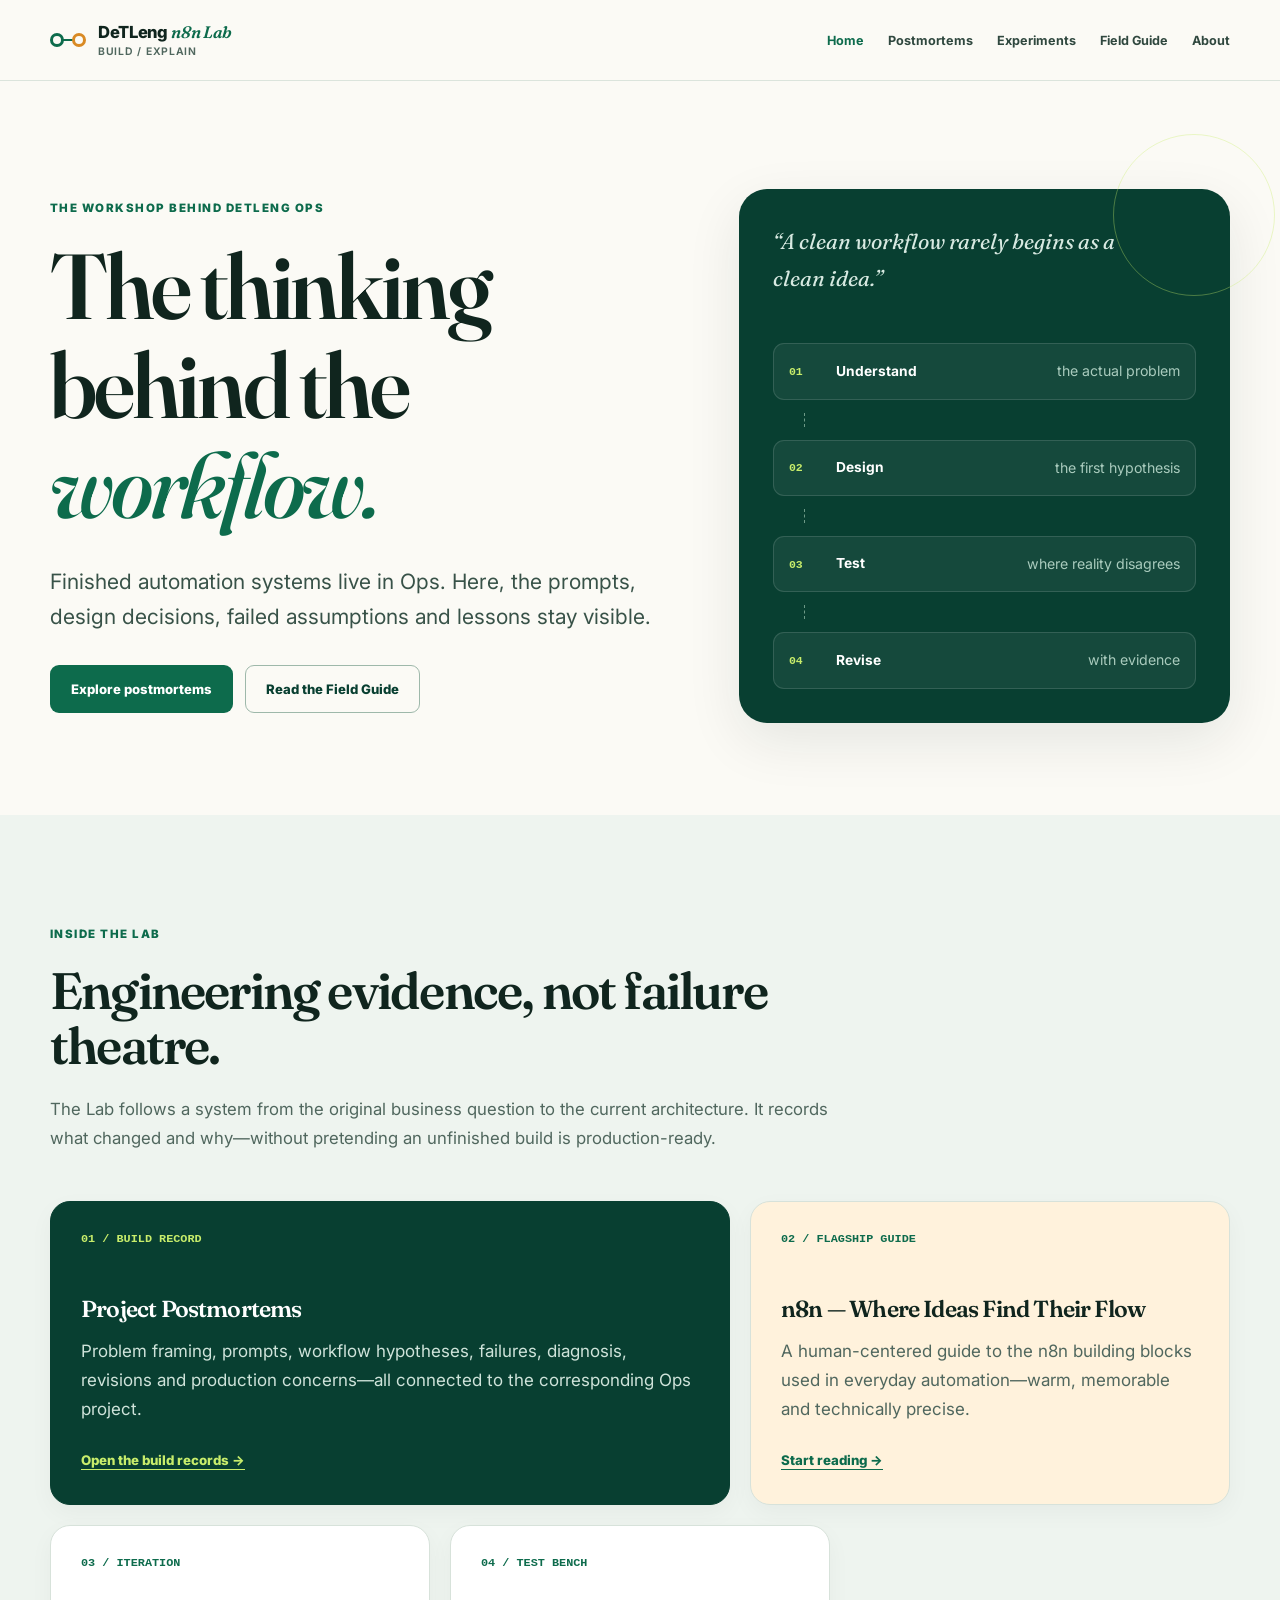
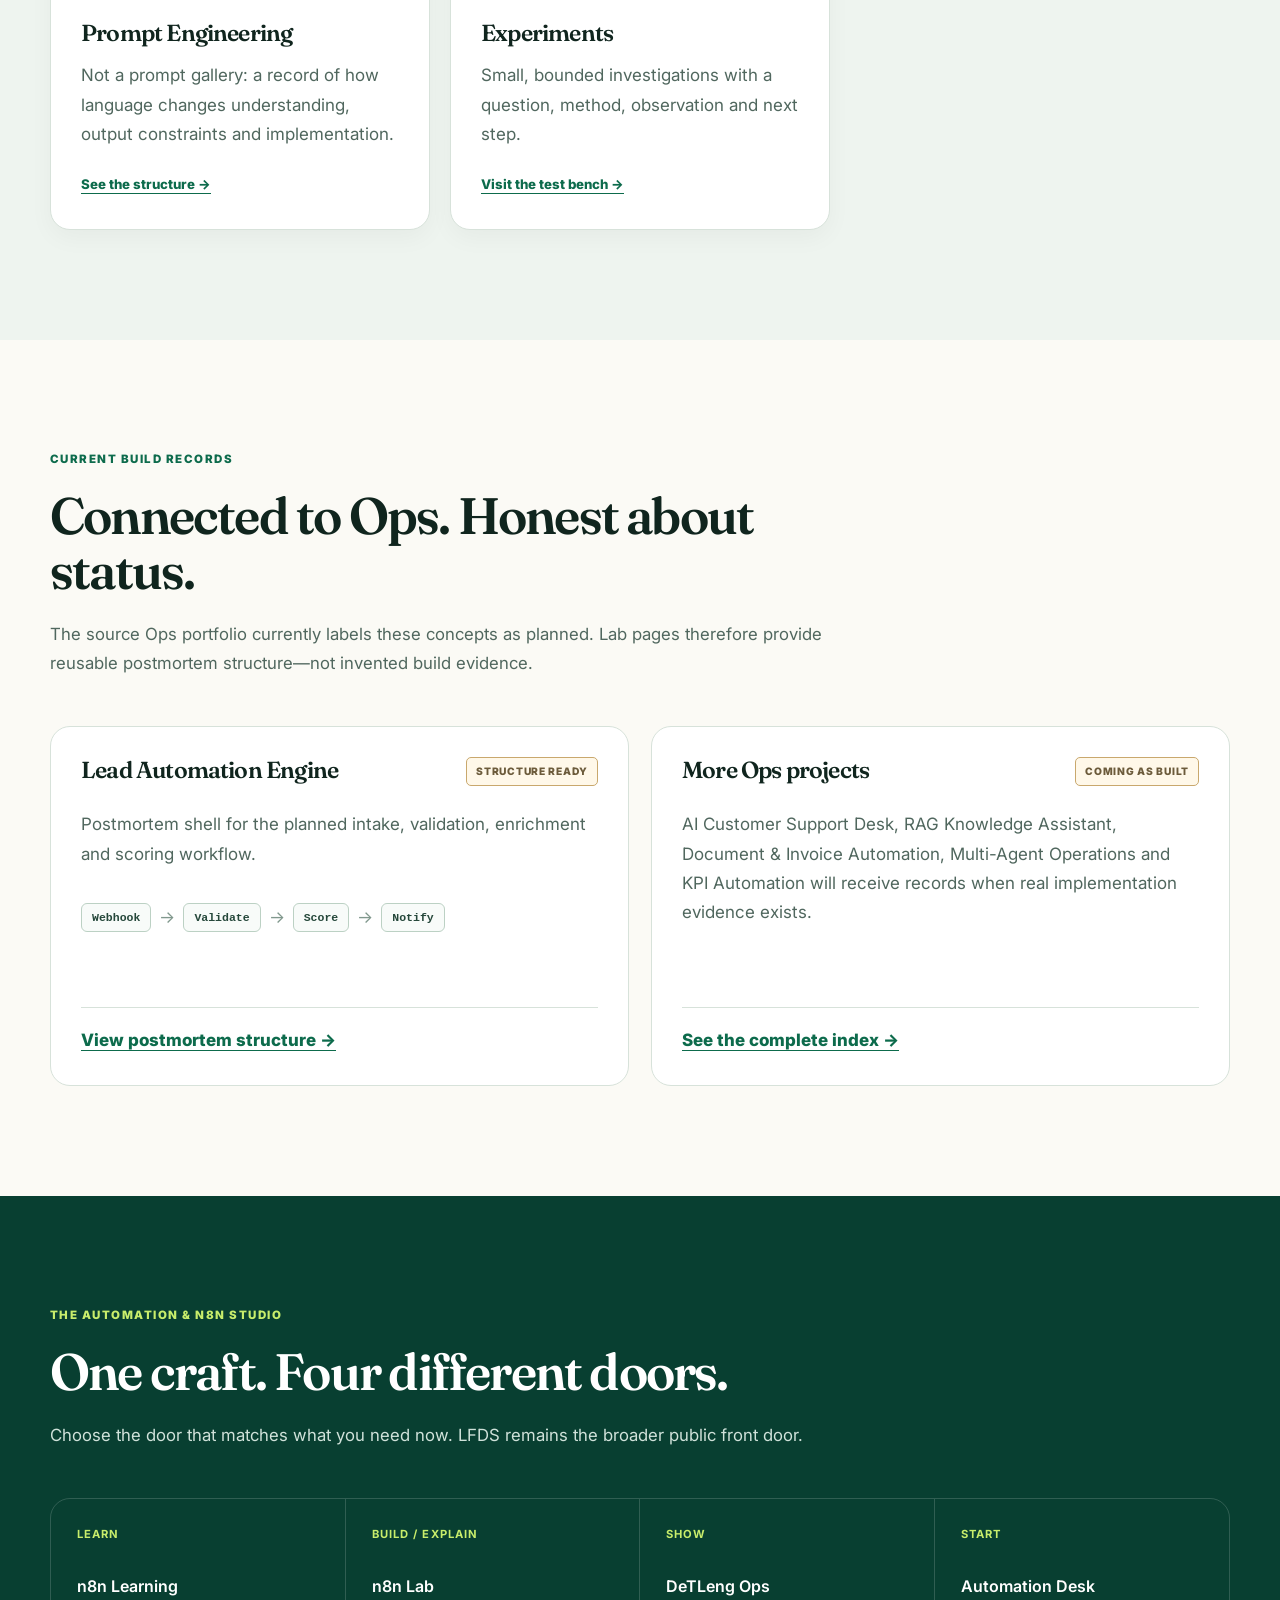
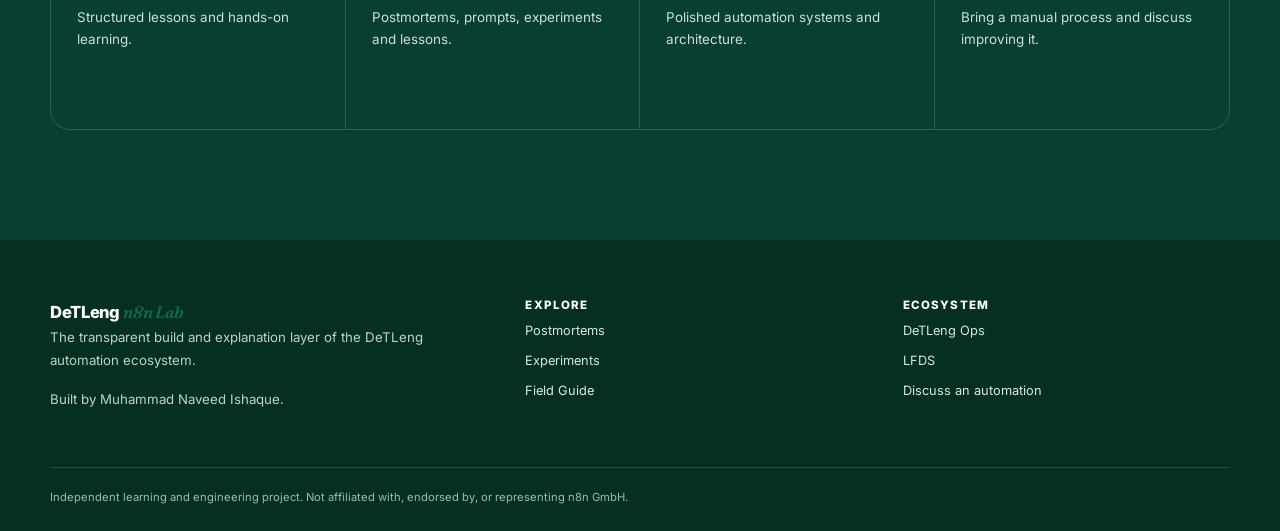
<file: index.html>
<!doctype html>
<html lang="en">
<head>
  <meta charset="utf-8"><meta name="viewport" content="width=device-width,initial-scale=1">
  <title>DeTLeng n8n Lab — The Thinking Behind the Workflow</title><link rel="icon" href="assets/favicon.svg" type="image/svg+xml">
  <meta name="description" content="A transparent engineering lab for the prompts, experiments, failures and decisions behind DeTLeng automation systems.">
  <link rel="canonical" href="https://n8nlab.detleng.com/">
  <meta property="og:type" content="website"><meta property="og:title" content="DeTLeng n8n Lab"><meta property="og:description" content="The thinking behind the finished workflow."><meta property="og:url" content="https://n8nlab.detleng.com/">
  <link rel="preconnect" href="https://fonts.googleapis.com"><link rel="preconnect" href="https://fonts.gstatic.com" crossorigin><link href="https://fonts.googleapis.com/css2?family=Fraunces:ital,opsz,wght@0,9..144,500;0,9..144,600;1,9..144,500&family=Inter:wght@400;500;600;700;800&display=swap" rel="stylesheet">
  <link rel="stylesheet" href="assets/css/styles.css">
</head>
<body><a class="skip-link" href="#main">Skip to content</a>
<header class="site-header"><div class="wrap header-inner">
  <a class="brand" href="./"><span class="brand-mark"><i></i><i></i></span><span class="brand-copy"><span class="brand-name">DeTLeng <em>n8n Lab</em></span><span class="brand-tag">Build / Explain</span></span></a>
  <nav class="main-nav" aria-label="Primary"><ul><li><a aria-current="page" href="./">Home</a></li><li><a href="postmortems/">Postmortems</a></li><li><a href="experiments/">Experiments</a></li><li><a href="field-guide/">Field Guide</a></li><li><a href="about/">About</a></li></ul></nav>
  <button class="nav-toggle" aria-expanded="false" aria-label="Toggle navigation"><span></span><span></span><span></span></button>
</div></header>
<main id="main">
  <section class="hero"><div class="wrap hero-grid"><div>
    <p class="eyebrow">The workshop behind DeTLeng Ops</p><h1>The thinking behind the <em>workflow.</em></h1>
    <p class="lead">Finished automation systems live in Ops. Here, the prompts, design decisions, failed assumptions and lessons stay visible.</p>
    <div class="actions"><a class="btn btn-primary" href="postmortems/">Explore postmortems</a><a class="btn btn-secondary" href="field-guide/">Read the Field Guide</a></div>
  </div><div class="lab-map" aria-label="Workflow from problem to revision">
    <p class="map-note">“A clean workflow rarely begins as a clean idea.”</p><div class="map-flow">
      <div class="map-step"><span class="map-num">01</span><b>Understand</b><small>the actual problem</small></div><div class="map-connector"></div>
      <div class="map-step"><span class="map-num">02</span><b>Design</b><small>the first hypothesis</small></div><div class="map-connector"></div>
      <div class="map-step"><span class="map-num">03</span><b>Test</b><small>where reality disagrees</small></div><div class="map-connector"></div>
      <div class="map-step"><span class="map-num">04</span><b>Revise</b><small>with evidence</small></div>
    </div>
  </div></div></section>
  <section class="section section-wash"><div class="wrap"><div class="section-head"><p class="section-label">Inside the lab</p><h2>Engineering evidence, not failure theatre.</h2><p>The Lab follows a system from the original business question to the current architecture. It records what changed and why—without pretending an unfinished build is production-ready.</p></div>
  <div class="feature-grid">
    <article class="feature-card"><span class="index">01 / BUILD RECORD</span><h3>Project Postmortems</h3><p>Problem framing, prompts, workflow hypotheses, failures, diagnosis, revisions and production concerns—all connected to the corresponding Ops project.</p><a href="postmortems/">Open the build records →</a></article>
    <article class="feature-card"><span class="index">02 / FLAGSHIP GUIDE</span><h3>n8n — Where Ideas Find Their Flow</h3><p>A human-centered guide to the n8n building blocks used in everyday automation—warm, memorable and technically precise.</p><a href="field-guide/">Start reading →</a></article>
    <article class="feature-card"><span class="index">03 / ITERATION</span><h3>Prompt Engineering</h3><p>Not a prompt gallery: a record of how language changes understanding, output constraints and implementation.</p><a href="postmortems/lead-automation-engine.html#prompt-engineering">See the structure →</a></article>
    <article class="feature-card"><span class="index">04 / TEST BENCH</span><h3>Experiments</h3><p>Small, bounded investigations with a question, method, observation and next step.</p><a href="experiments/">Visit the test bench →</a></article>
  </div></div></section>
  <section class="section"><div class="wrap"><div class="section-head"><p class="section-label">Current build records</p><h2>Connected to Ops. Honest about status.</h2><p>The source Ops portfolio currently labels these concepts as planned. Lab pages therefore provide reusable postmortem structure—not invented build evidence.</p></div>
  <div class="project-grid">
    <article class="project-card"><div class="project-top"><h3>Lead Automation Engine</h3><span class="status">Structure ready</span></div><p>Postmortem shell for the planned intake, validation, enrichment and scoring workflow.</p><div class="trace"><span>Webhook</span><i>→</i><span>Validate</span><i>→</i><span>Score</span><i>→</i><span>Notify</span></div><footer><a class="text-link" href="postmortems/lead-automation-engine.html">View postmortem structure →</a></footer></article>
    <article class="project-card"><div class="project-top"><h3>More Ops projects</h3><span class="status">Coming as built</span></div><p>AI Customer Support Desk, RAG Knowledge Assistant, Document &amp; Invoice Automation, Multi-Agent Operations and KPI Automation will receive records when real implementation evidence exists.</p><footer><a class="text-link" href="postmortems/">See the complete index →</a></footer></article>
  </div></div></section>
  <section class="section section-dark"><div class="wrap"><div class="section-head"><p class="section-label">The Automation &amp; n8n Studio</p><h2>One craft. Four different doors.</h2><p>Choose the door that matches what you need now. LFDS remains the broader public front door.</p></div><div class="doors">
    <a class="door" href="https://n8n.detleng.com/"><strong>LEARN</strong><h3>n8n Learning</h3><p>Structured lessons and hands-on learning.</p></a><a class="door" href="./"><strong>BUILD / EXPLAIN</strong><h3>n8n Lab</h3><p>Postmortems, prompts, experiments and lessons.</p></a><a class="door" href="https://ops.detleng.com/"><strong>SHOW</strong><h3>DeTLeng Ops</h3><p>Polished automation systems and architecture.</p></a><a class="door" href="https://automation.detleng.com/"><strong>START</strong><h3>Automation Desk</h3><p>Bring a manual process and discuss improving it.</p></a>
  </div></div></section>
</main>
<footer class="site-footer"><div class="wrap"><div class="footer-grid"><div><div class="brand-name">DeTLeng <em>n8n Lab</em></div><p>The transparent build and explanation layer of the DeTLeng automation ecosystem.</p><p>Built by Muhammad Naveed Ishaque.</p></div><div><h3>Explore</h3><a href="postmortems/">Postmortems</a><a href="experiments/">Experiments</a><a href="field-guide/">Field Guide</a></div><div><h3>Ecosystem</h3><a href="https://ops.detleng.com/">DeTLeng Ops</a><a href="https://lfds.detleng.com/">LFDS</a><a href="https://automation.detleng.com/">Discuss an automation</a></div></div><div class="footer-legal">Independent learning and engineering project. Not affiliated with, endorsed by, or representing n8n GmbH.</div></div></footer>
<script src="assets/js/main.js"></script></body></html>
</file>
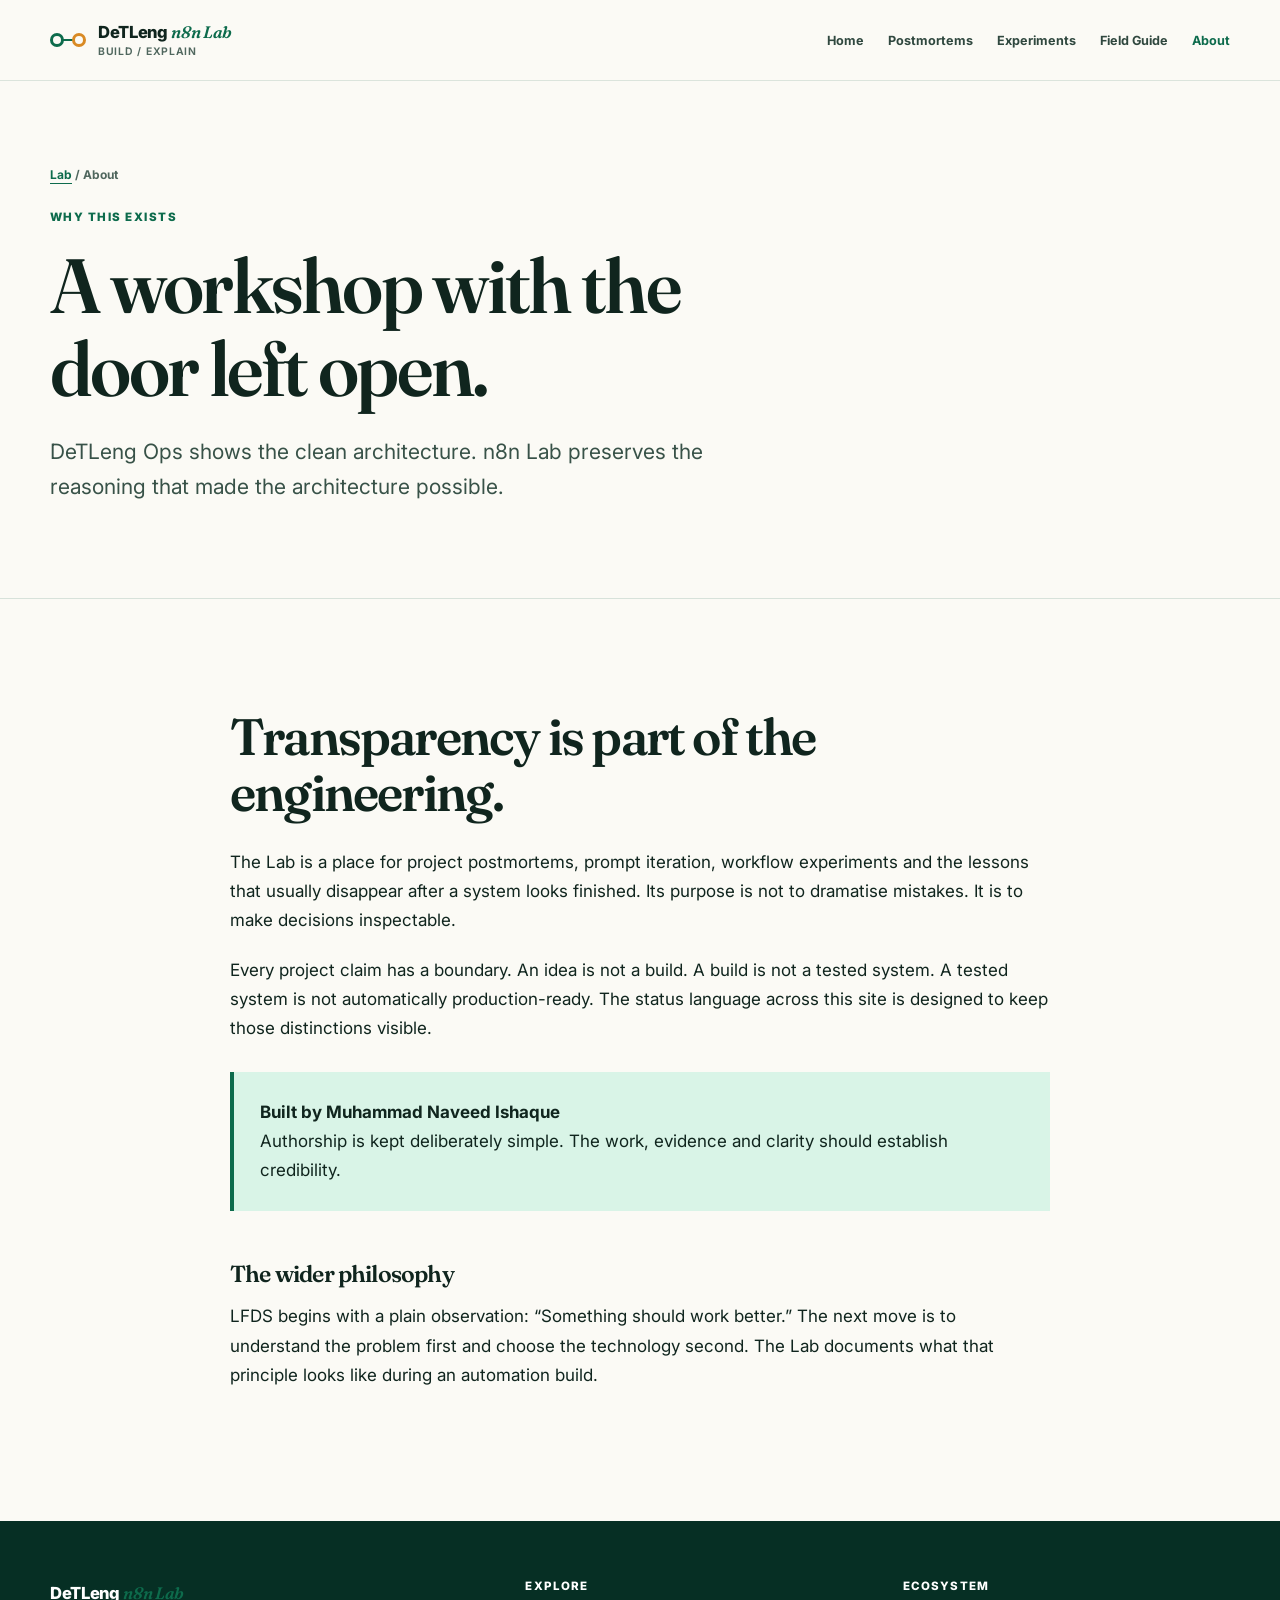
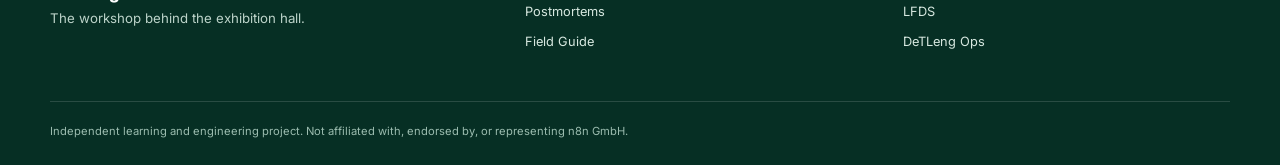
<file: about/index.html>
<!doctype html><html lang="en"><head><meta charset="utf-8"><meta name="viewport" content="width=device-width,initial-scale=1"><title>About — DeTLeng n8n Lab</title><link rel="icon" href="../assets/favicon.svg" type="image/svg+xml"><meta name="description" content="Why DeTLeng n8n Lab publishes the thinking behind automation systems."><link rel="canonical" href="https://n8nlab.detleng.com/about/"><link rel="preconnect" href="https://fonts.googleapis.com"><link rel="preconnect" href="https://fonts.gstatic.com" crossorigin><link href="https://fonts.googleapis.com/css2?family=Fraunces:ital,opsz,wght@0,9..144,500;0,9..144,600&family=Inter:wght@400;500;600;700;800&display=swap" rel="stylesheet"><link rel="stylesheet" href="../assets/css/styles.css"></head><body><a class="skip-link" href="#main">Skip to content</a><header class="site-header"><div class="wrap header-inner"><a class="brand" href="../"><span class="brand-mark"><i></i><i></i></span><span class="brand-copy"><span class="brand-name">DeTLeng <em>n8n Lab</em></span><span class="brand-tag">Build / Explain</span></span></a><nav class="main-nav"><ul><li><a href="../">Home</a></li><li><a href="../postmortems/">Postmortems</a></li><li><a href="../experiments/">Experiments</a></li><li><a href="../field-guide/">Field Guide</a></li><li><a aria-current="page" href="./">About</a></li></ul></nav><button class="nav-toggle" aria-expanded="false" aria-label="Toggle navigation"><span></span><span></span><span></span></button></div></header><main id="main"><header class="page-hero"><div class="wrap"><p class="breadcrumbs"><a href="../">Lab</a> / About</p><p class="eyebrow">Why this exists</p><h1>A workshop with the door left open.</h1><p class="lead">DeTLeng Ops shows the clean architecture. n8n Lab preserves the reasoning that made the architecture possible.</p></div></header><section class="section"><div class="wrap" style="max-width:820px"><h2 style="margin-bottom:28px">Transparency is part of the engineering.</h2><p>The Lab is a place for project postmortems, prompt iteration, workflow experiments and the lessons that usually disappear after a system looks finished. Its purpose is not to dramatise mistakes. It is to make decisions inspectable.</p><p>Every project claim has a boundary. An idea is not a build. A build is not a tested system. A tested system is not automatically production-ready. The status language across this site is designed to keep those distinctions visible.</p><div class="callout"><strong>Built by Muhammad Naveed Ishaque</strong><br>Authorship is kept deliberately simple. The work, evidence and clarity should establish credibility.</div><h3 style="margin:50px 0 16px">The wider philosophy</h3><p>LFDS begins with a plain observation: “Something should work better.” The next move is to understand the problem first and choose the technology second. The Lab documents what that principle looks like during an automation build.</p></div></section></main><footer class="site-footer"><div class="wrap"><div class="footer-grid"><div><div class="brand-name">DeTLeng <em>n8n Lab</em></div><p>The workshop behind the exhibition hall.</p></div><div><h3>Explore</h3><a href="../postmortems/">Postmortems</a><a href="../field-guide/">Field Guide</a></div><div><h3>Ecosystem</h3><a href="https://lfds.detleng.com/">LFDS</a><a href="https://ops.detleng.com/">DeTLeng Ops</a></div></div><div class="footer-legal">Independent learning and engineering project. Not affiliated with, endorsed by, or representing n8n GmbH.</div></div></footer><script src="../assets/js/main.js"></script></body></html>
</file>
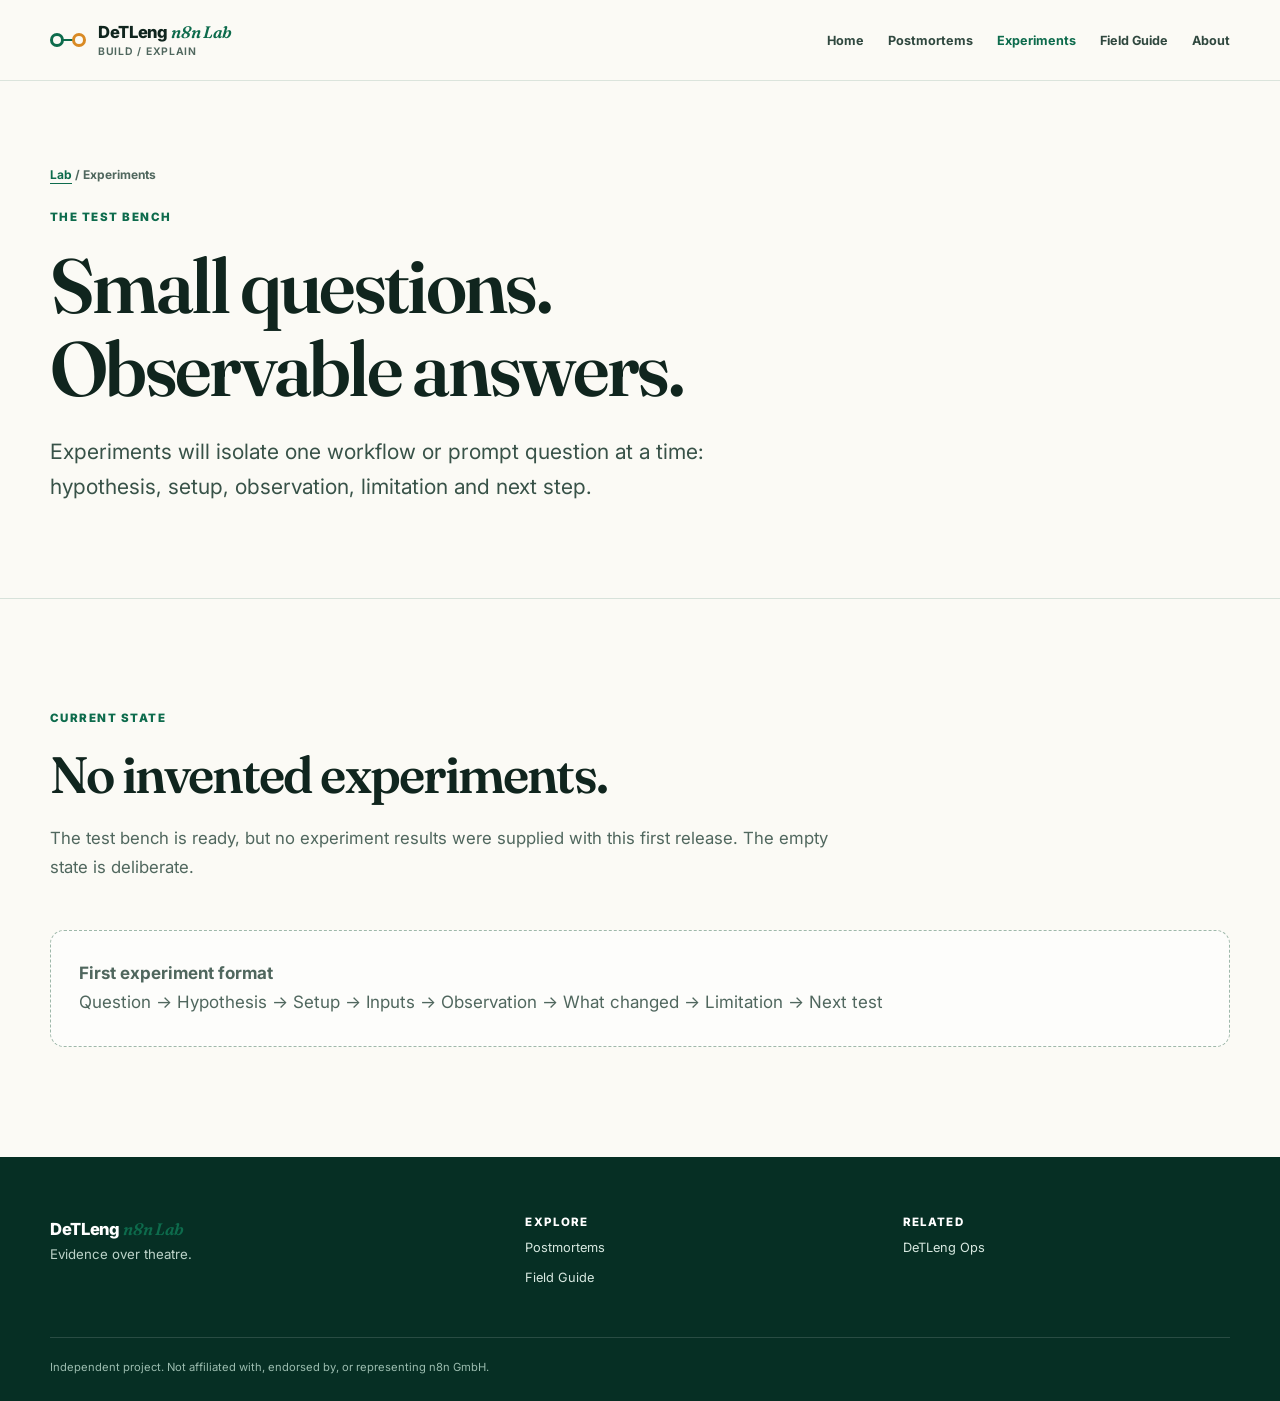
<file: experiments/index.html>
<!doctype html><html lang="en"><head><meta charset="utf-8"><meta name="viewport" content="width=device-width,initial-scale=1"><title>Experiments — DeTLeng n8n Lab</title><link rel="icon" href="../assets/favicon.svg" type="image/svg+xml"><meta name="description" content="Small, bounded n8n workflow and prompt engineering experiments."><link rel="canonical" href="https://n8nlab.detleng.com/experiments/"><link rel="preconnect" href="https://fonts.googleapis.com"><link rel="preconnect" href="https://fonts.gstatic.com" crossorigin><link href="https://fonts.googleapis.com/css2?family=Fraunces:ital,opsz,wght@0,9..144,500;0,9..144,600&family=Inter:wght@400;500;600;700;800&display=swap" rel="stylesheet"><link rel="stylesheet" href="../assets/css/styles.css"></head><body><a class="skip-link" href="#main">Skip to content</a><header class="site-header"><div class="wrap header-inner"><a class="brand" href="../"><span class="brand-mark"><i></i><i></i></span><span class="brand-copy"><span class="brand-name">DeTLeng <em>n8n Lab</em></span><span class="brand-tag">Build / Explain</span></span></a><nav class="main-nav"><ul><li><a href="../">Home</a></li><li><a href="../postmortems/">Postmortems</a></li><li><a aria-current="page" href="./">Experiments</a></li><li><a href="../field-guide/">Field Guide</a></li><li><a href="../about/">About</a></li></ul></nav><button class="nav-toggle" aria-expanded="false" aria-label="Toggle navigation"><span></span><span></span><span></span></button></div></header><main id="main"><header class="page-hero"><div class="wrap"><p class="breadcrumbs"><a href="../">Lab</a> / Experiments</p><p class="eyebrow">The test bench</p><h1>Small questions. Observable answers.</h1><p class="lead">Experiments will isolate one workflow or prompt question at a time: hypothesis, setup, observation, limitation and next step.</p></div></header><section class="section"><div class="wrap"><div class="section-head"><p class="section-label">Current state</p><h2>No invented experiments.</h2><p>The test bench is ready, but no experiment results were supplied with this first release. The empty state is deliberate.</p></div><div class="empty-note"><strong>First experiment format</strong><p style="margin-bottom:0">Question → Hypothesis → Setup → Inputs → Observation → What changed → Limitation → Next test</p></div></div></section></main><footer class="site-footer"><div class="wrap"><div class="footer-grid"><div><div class="brand-name">DeTLeng <em>n8n Lab</em></div><p>Evidence over theatre.</p></div><div><h3>Explore</h3><a href="../postmortems/">Postmortems</a><a href="../field-guide/">Field Guide</a></div><div><h3>Related</h3><a href="https://ops.detleng.com/">DeTLeng Ops</a></div></div><div class="footer-legal">Independent project. Not affiliated with, endorsed by, or representing n8n GmbH.</div></div></footer><script src="../assets/js/main.js"></script></body></html>
</file>
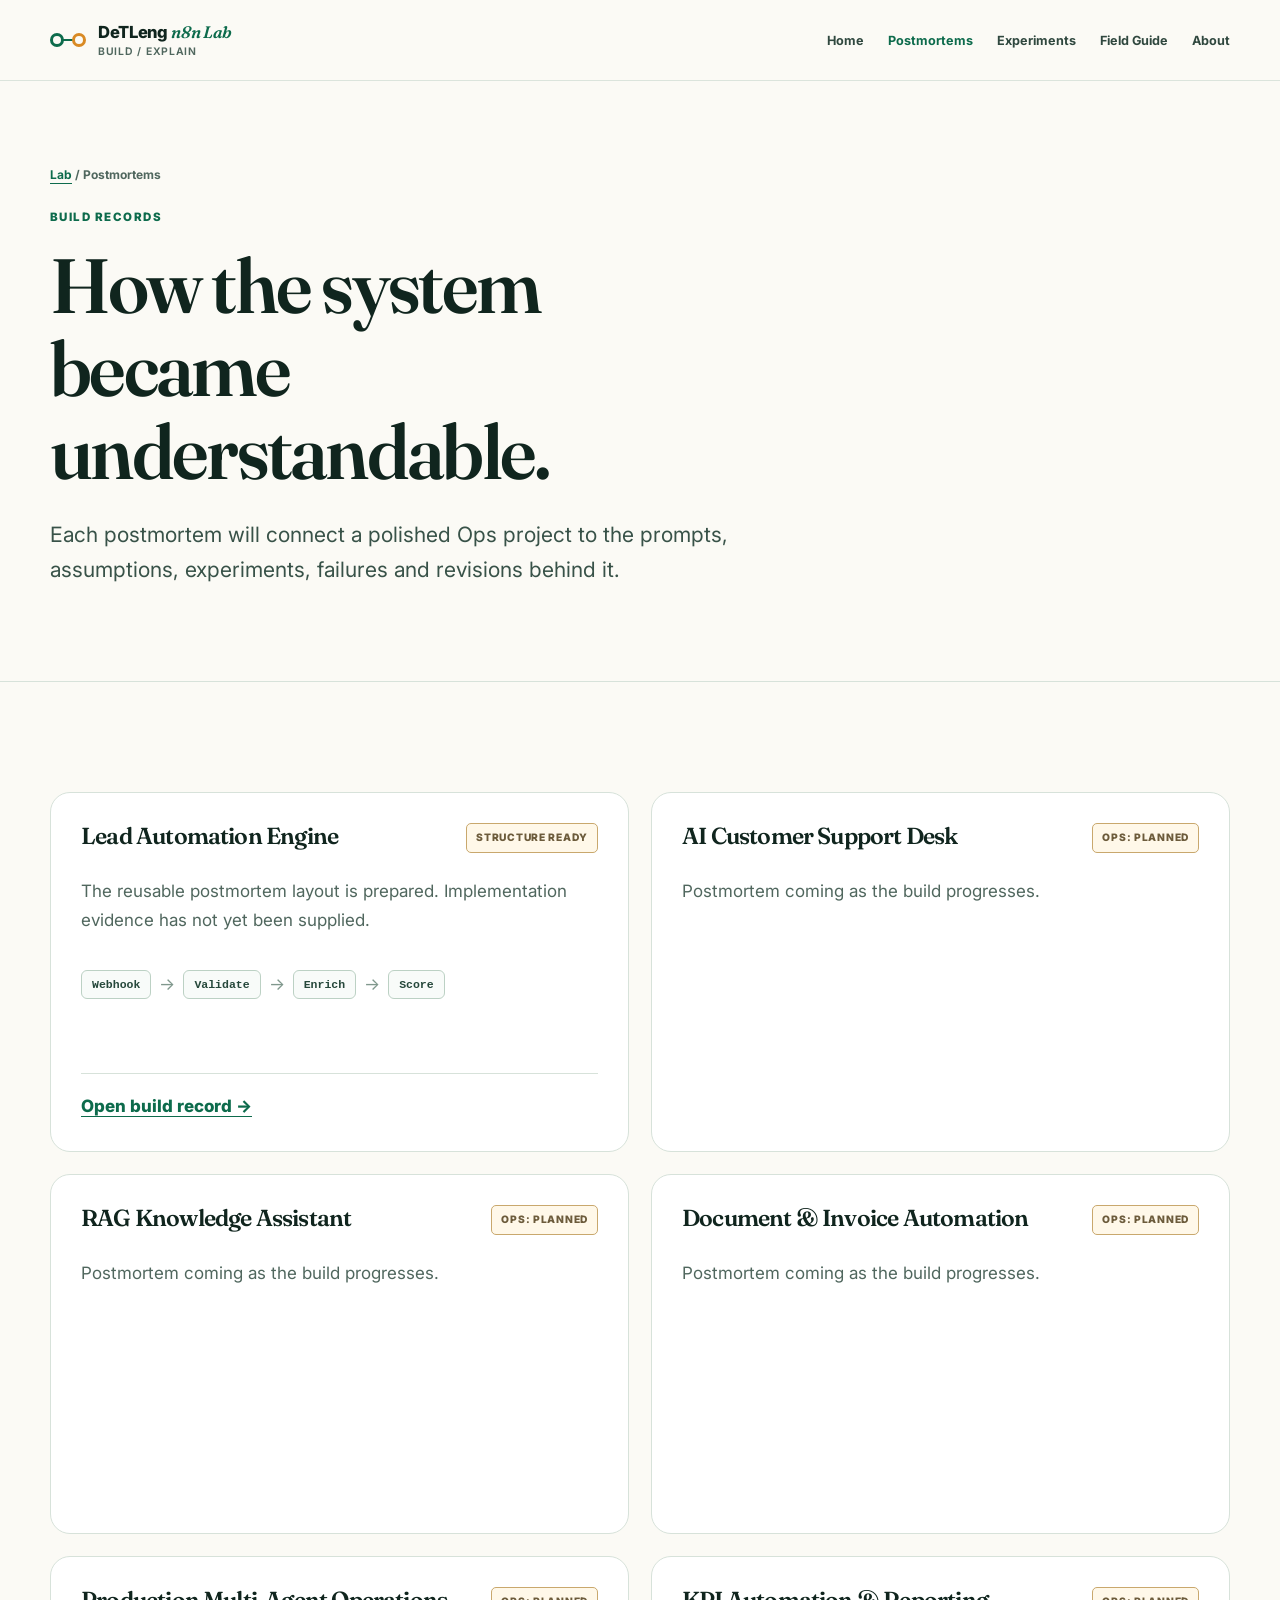
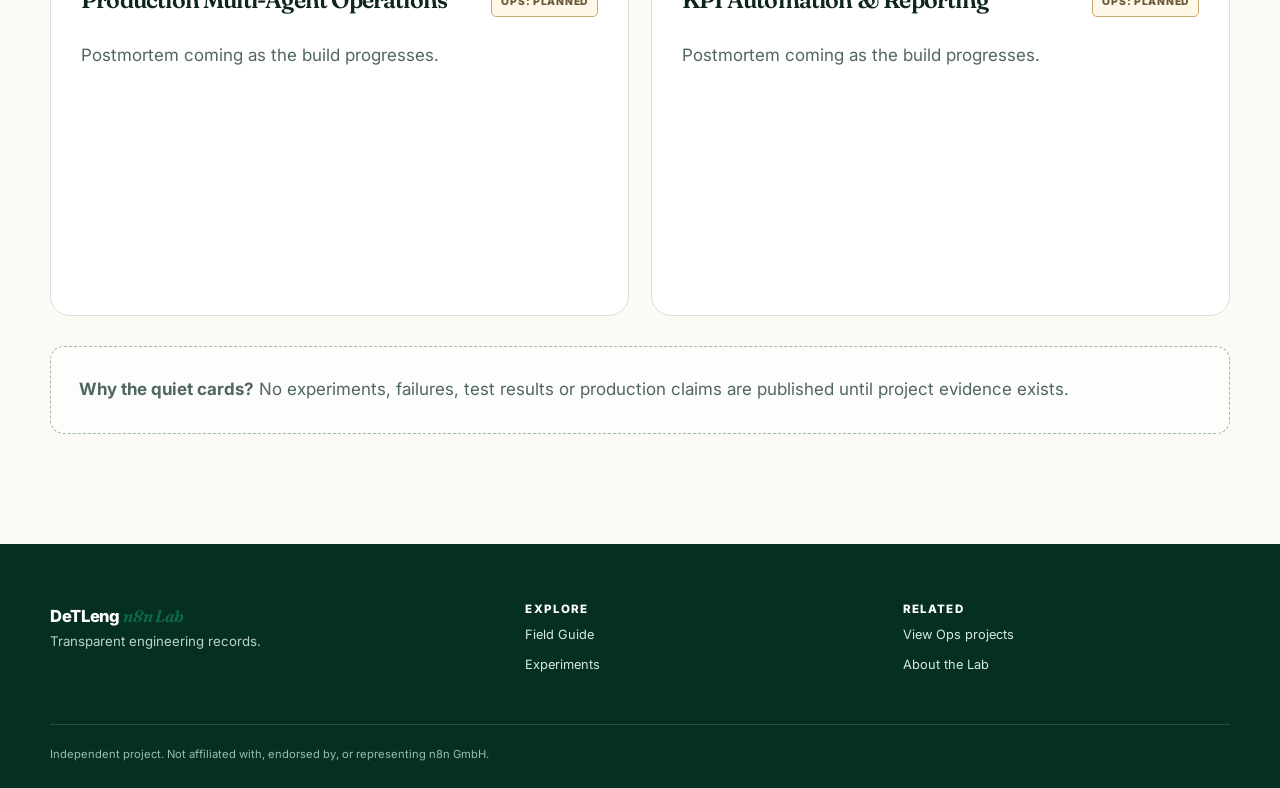
<file: postmortems/index.html>
<!doctype html><html lang="en"><head><meta charset="utf-8"><meta name="viewport" content="width=device-width,initial-scale=1"><title>Project Postmortems — DeTLeng n8n Lab</title><link rel="icon" href="../assets/favicon.svg" type="image/svg+xml"><meta name="description" content="Transparent build records for DeTLeng Ops automation projects."><link rel="canonical" href="https://n8nlab.detleng.com/postmortems/"><link rel="preconnect" href="https://fonts.googleapis.com"><link rel="preconnect" href="https://fonts.gstatic.com" crossorigin><link href="https://fonts.googleapis.com/css2?family=Fraunces:ital,opsz,wght@0,9..144,500;0,9..144,600&family=Inter:wght@400;500;600;700;800&display=swap" rel="stylesheet"><link rel="stylesheet" href="../assets/css/styles.css"></head><body><a class="skip-link" href="#main">Skip to content</a>
<header class="site-header"><div class="wrap header-inner"><a class="brand" href="../"><span class="brand-mark"><i></i><i></i></span><span class="brand-copy"><span class="brand-name">DeTLeng <em>n8n Lab</em></span><span class="brand-tag">Build / Explain</span></span></a><nav class="main-nav"><ul><li><a href="../">Home</a></li><li><a aria-current="page" href="./">Postmortems</a></li><li><a href="../experiments/">Experiments</a></li><li><a href="../field-guide/">Field Guide</a></li><li><a href="../about/">About</a></li></ul></nav><button class="nav-toggle" aria-expanded="false" aria-label="Toggle navigation"><span></span><span></span><span></span></button></div></header>
<main id="main"><header class="page-hero"><div class="wrap"><p class="breadcrumbs"><a href="../">Lab</a> / Postmortems</p><p class="eyebrow">Build records</p><h1>How the system became understandable.</h1><p class="lead">Each postmortem will connect a polished Ops project to the prompts, assumptions, experiments, failures and revisions behind it.</p></div></header><section class="section"><div class="wrap"><div class="project-grid">
<article class="project-card"><div class="project-top"><h3>Lead Automation Engine</h3><span class="status">Structure ready</span></div><p>The reusable postmortem layout is prepared. Implementation evidence has not yet been supplied.</p><div class="trace"><span>Webhook</span><i>→</i><span>Validate</span><i>→</i><span>Enrich</span><i>→</i><span>Score</span></div><footer><a class="text-link" href="lead-automation-engine.html">Open build record →</a></footer></article>
<article class="project-card"><div class="project-top"><h3>AI Customer Support Desk</h3><span class="status">Ops: planned</span></div><p>Postmortem coming as the build progresses.</p></article><article class="project-card"><div class="project-top"><h3>RAG Knowledge Assistant</h3><span class="status">Ops: planned</span></div><p>Postmortem coming as the build progresses.</p></article><article class="project-card"><div class="project-top"><h3>Document &amp; Invoice Automation</h3><span class="status">Ops: planned</span></div><p>Postmortem coming as the build progresses.</p></article><article class="project-card"><div class="project-top"><h3>Production Multi-Agent Operations</h3><span class="status">Ops: planned</span></div><p>Postmortem coming as the build progresses.</p></article><article class="project-card"><div class="project-top"><h3>KPI Automation &amp; Reporting</h3><span class="status">Ops: planned</span></div><p>Postmortem coming as the build progresses.</p></article>
</div><div class="empty-note" style="margin-top:30px"><strong>Why the quiet cards?</strong> No experiments, failures, test results or production claims are published until project evidence exists.</div></div></section></main>
<footer class="site-footer"><div class="wrap"><div class="footer-grid"><div><div class="brand-name">DeTLeng <em>n8n Lab</em></div><p>Transparent engineering records.</p></div><div><h3>Explore</h3><a href="../field-guide/">Field Guide</a><a href="../experiments/">Experiments</a></div><div><h3>Related</h3><a href="https://ops.detleng.com/#projects">View Ops projects</a><a href="../about/">About the Lab</a></div></div><div class="footer-legal">Independent project. Not affiliated with, endorsed by, or representing n8n GmbH.</div></div></footer><script src="../assets/js/main.js"></script></body></html>
</file>
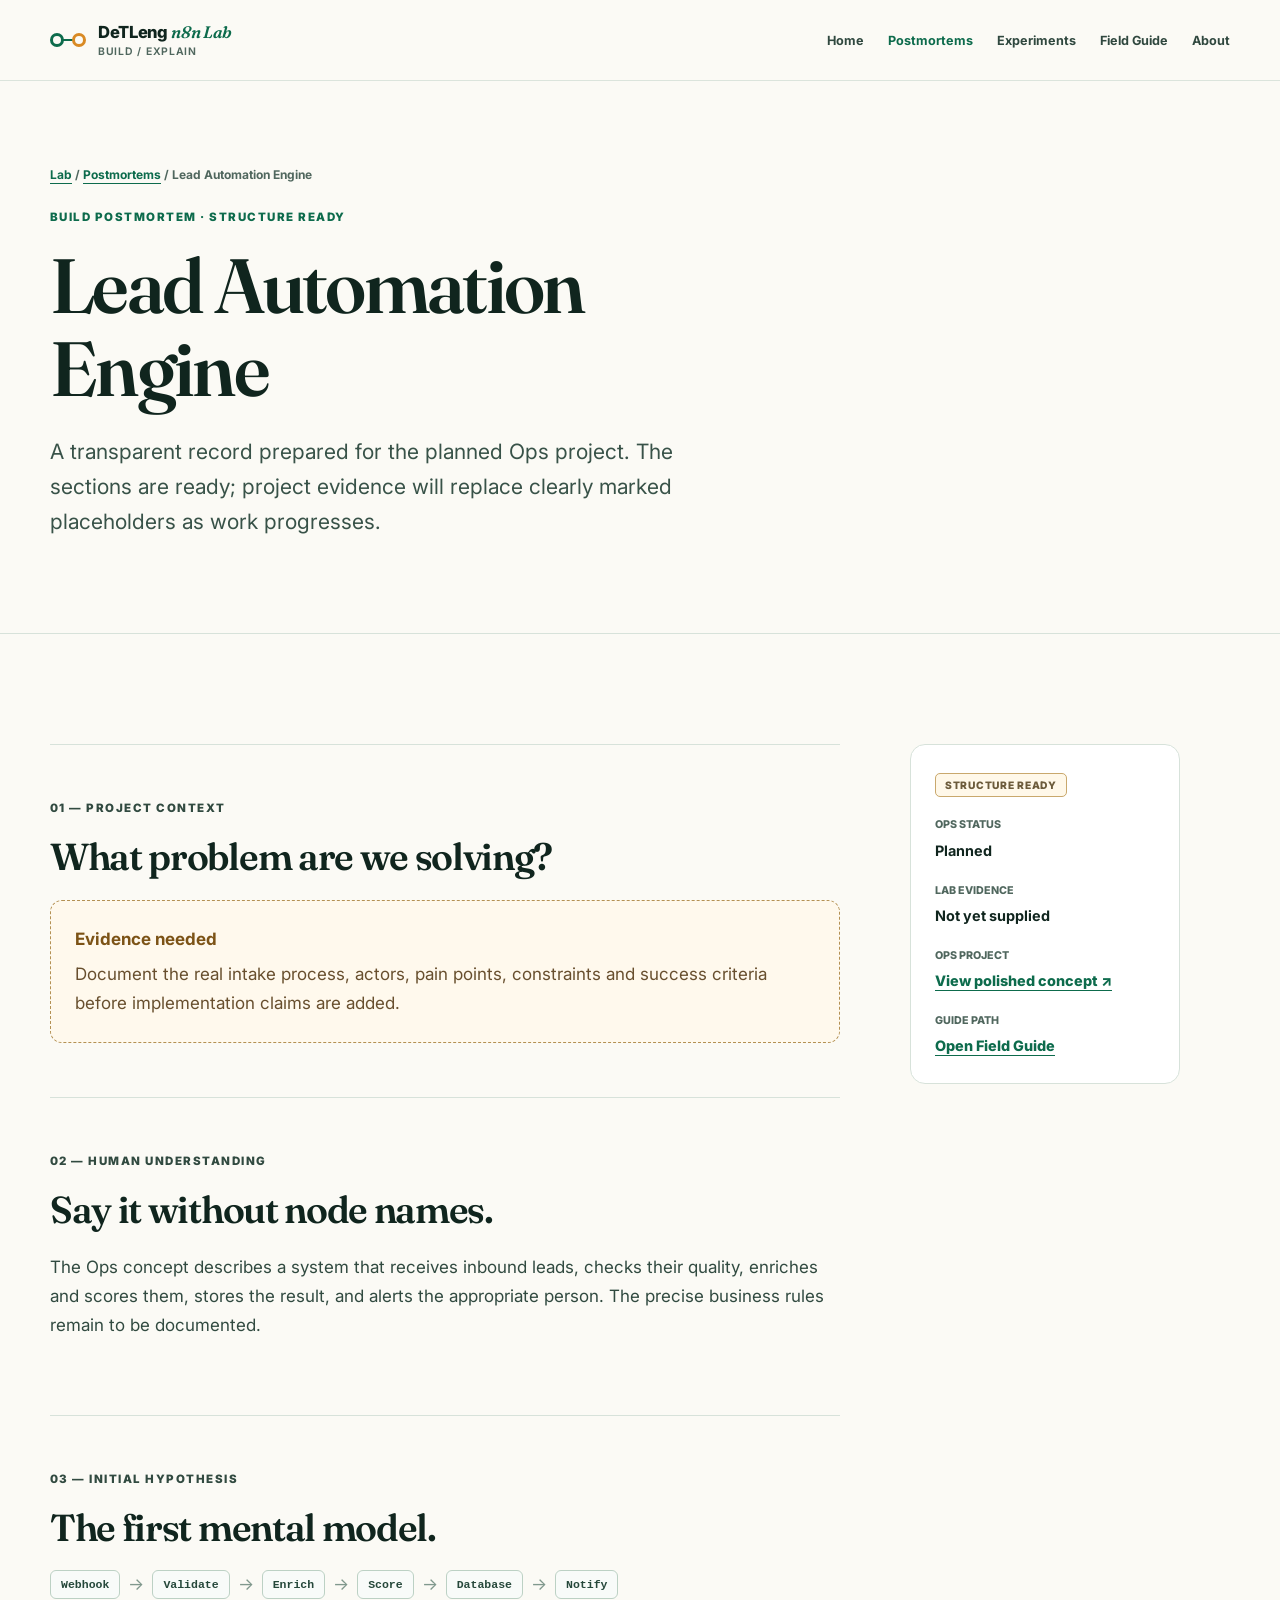
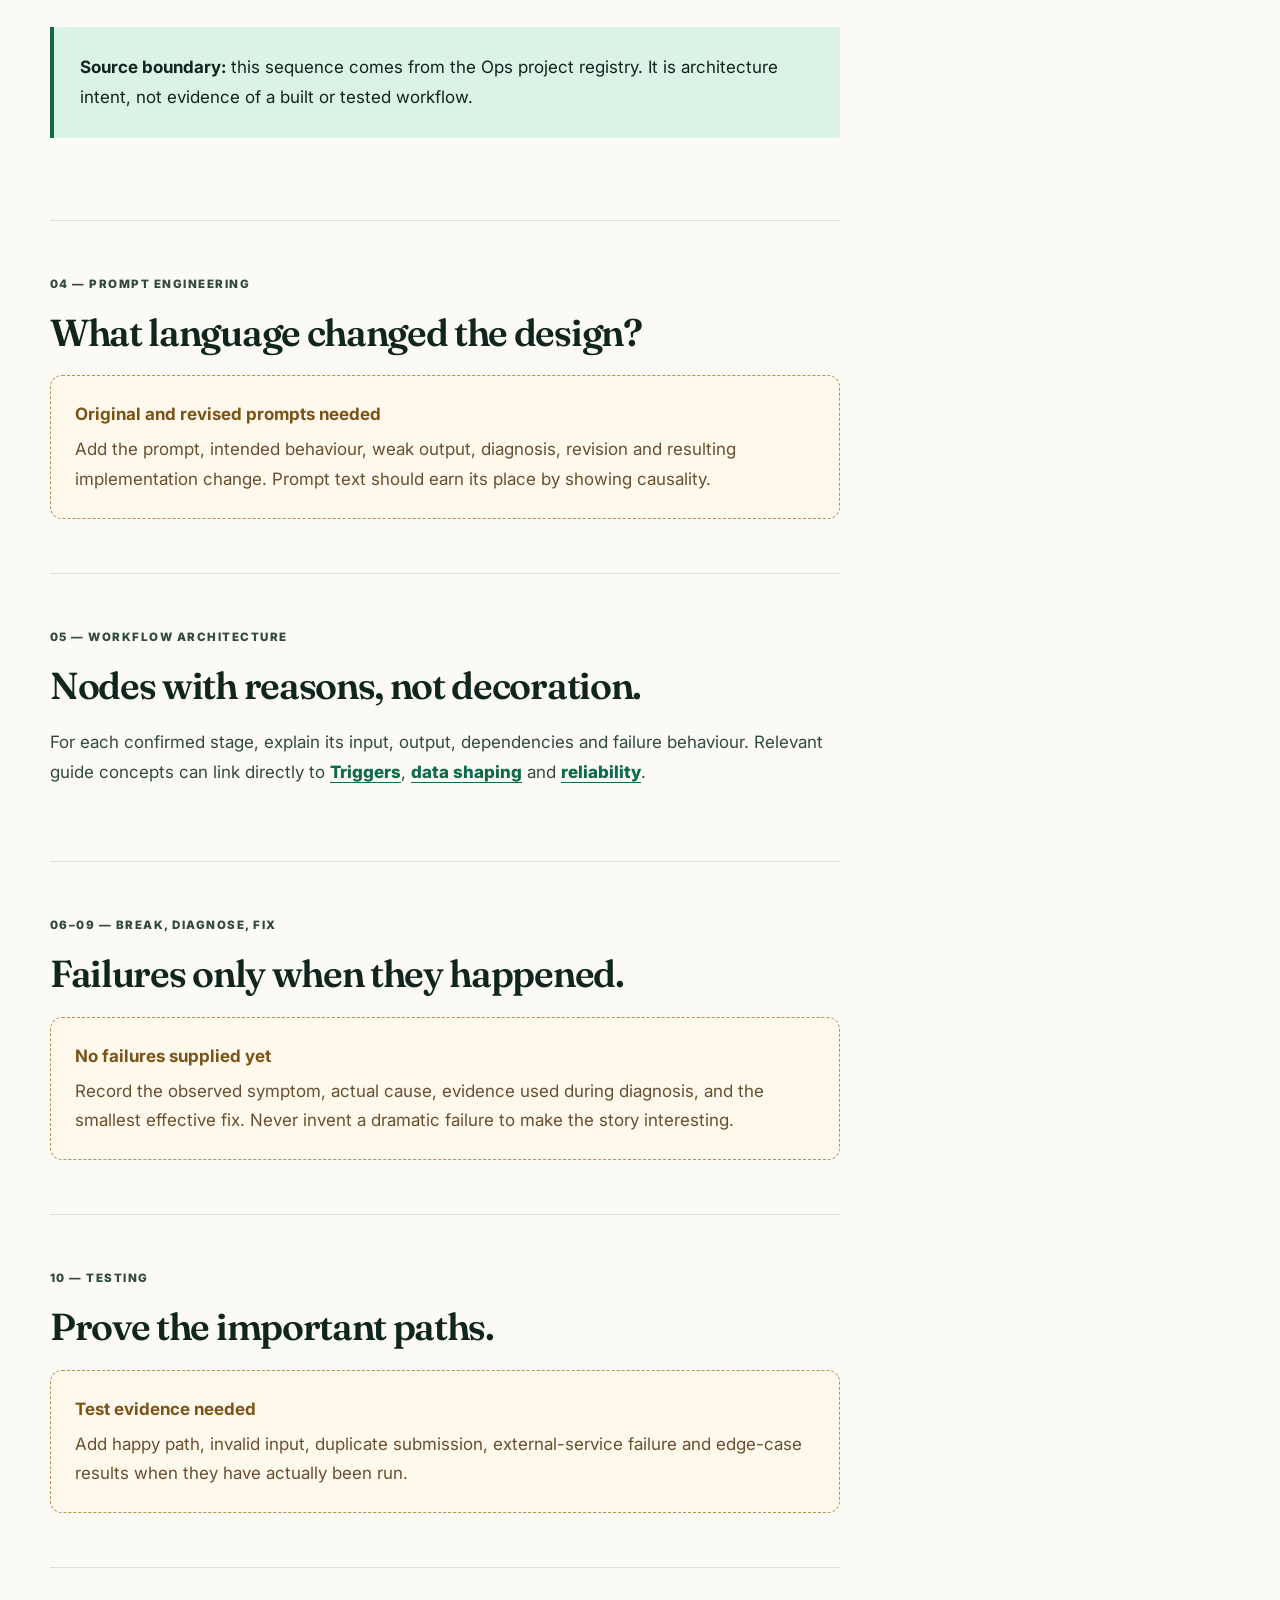
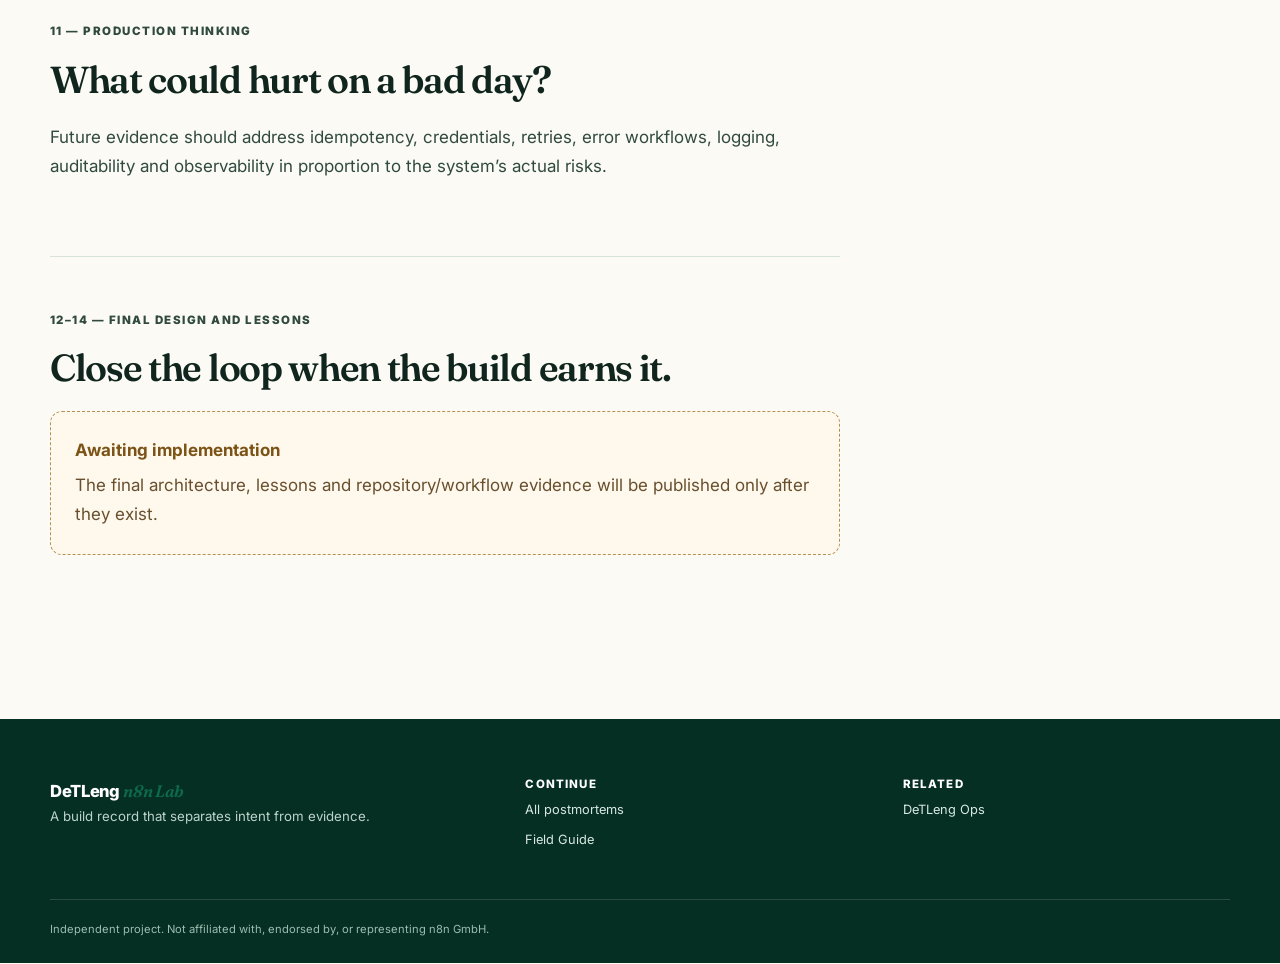
<file: postmortems/lead-automation-engine.html>
<!doctype html><html lang="en"><head><meta charset="utf-8"><meta name="viewport" content="width=device-width,initial-scale=1"><title>Lead Automation Engine — Build Postmortem</title><link rel="icon" href="../assets/favicon.svg" type="image/svg+xml"><meta name="description" content="A transparent postmortem structure for the planned DeTLeng Ops Lead Automation Engine."><link rel="canonical" href="https://n8nlab.detleng.com/postmortems/lead-automation-engine.html"><link rel="preconnect" href="https://fonts.googleapis.com"><link rel="preconnect" href="https://fonts.gstatic.com" crossorigin><link href="https://fonts.googleapis.com/css2?family=Fraunces:ital,opsz,wght@0,9..144,500;0,9..144,600&family=Inter:wght@400;500;600;700;800&display=swap" rel="stylesheet"><link rel="stylesheet" href="../assets/css/styles.css"></head><body><a class="skip-link" href="#main">Skip to content</a>
<header class="site-header"><div class="wrap header-inner"><a class="brand" href="../"><span class="brand-mark"><i></i><i></i></span><span class="brand-copy"><span class="brand-name">DeTLeng <em>n8n Lab</em></span><span class="brand-tag">Build / Explain</span></span></a><nav class="main-nav"><ul><li><a href="../">Home</a></li><li><a aria-current="page" href="./">Postmortems</a></li><li><a href="../experiments/">Experiments</a></li><li><a href="../field-guide/">Field Guide</a></li><li><a href="../about/">About</a></li></ul></nav><button class="nav-toggle" aria-expanded="false" aria-label="Toggle navigation"><span></span><span></span><span></span></button></div></header>
<main id="main"><header class="page-hero"><div class="wrap"><p class="breadcrumbs"><a href="../">Lab</a> / <a href="./">Postmortems</a> / Lead Automation Engine</p><p class="eyebrow">Build postmortem · Structure ready</p><h1>Lead Automation Engine</h1><p class="lead">A transparent record prepared for the planned Ops project. The sections are ready; project evidence will replace clearly marked placeholders as work progresses.</p></div></header>
<div class="wrap section postmortem-layout"><article class="postmortem-content">
<section><p class="section-label">01 — Project context</p><h2>What problem are we solving?</h2><div class="placeholder"><strong>Evidence needed</strong><p>Document the real intake process, actors, pain points, constraints and success criteria before implementation claims are added.</p></div></section>
<section><p class="section-label">02 — Human understanding</p><h2>Say it without node names.</h2><p>The Ops concept describes a system that receives inbound leads, checks their quality, enriches and scores them, stores the result, and alerts the appropriate person. The precise business rules remain to be documented.</p></section>
<section><p class="section-label">03 — Initial hypothesis</p><h2>The first mental model.</h2><div class="trace"><span>Webhook</span><i>→</i><span>Validate</span><i>→</i><span>Enrich</span><i>→</i><span>Score</span><i>→</i><span>Database</span><i>→</i><span>Notify</span></div><div class="callout"><strong>Source boundary:</strong> this sequence comes from the Ops project registry. It is architecture intent, not evidence of a built or tested workflow.</div></section>
<section id="prompt-engineering"><p class="section-label">04 — Prompt engineering</p><h2>What language changed the design?</h2><div class="placeholder"><strong>Original and revised prompts needed</strong><p>Add the prompt, intended behaviour, weak output, diagnosis, revision and resulting implementation change. Prompt text should earn its place by showing causality.</p></div></section>
<section><p class="section-label">05 — Workflow architecture</p><h2>Nodes with reasons, not decoration.</h2><p>For each confirmed stage, explain its input, output, dependencies and failure behaviour. Relevant guide concepts can link directly to <a class="text-link" href="../field-guide/#section-2">Triggers</a>, <a class="text-link" href="../field-guide/#section-4">data shaping</a> and <a class="text-link" href="../field-guide/#section-11">reliability</a>.</p></section>
<section><p class="section-label">06–09 — Break, diagnose, fix</p><h2>Failures only when they happened.</h2><div class="placeholder"><strong>No failures supplied yet</strong><p>Record the observed symptom, actual cause, evidence used during diagnosis, and the smallest effective fix. Never invent a dramatic failure to make the story interesting.</p></div></section>
<section><p class="section-label">10 — Testing</p><h2>Prove the important paths.</h2><div class="placeholder"><strong>Test evidence needed</strong><p>Add happy path, invalid input, duplicate submission, external-service failure and edge-case results when they have actually been run.</p></div></section>
<section><p class="section-label">11 — Production thinking</p><h2>What could hurt on a bad day?</h2><p>Future evidence should address idempotency, credentials, retries, error workflows, logging, auditability and observability in proportion to the system’s actual risks.</p></section>
<section><p class="section-label">12–14 — Final design and lessons</p><h2>Close the loop when the build earns it.</h2><div class="placeholder"><strong>Awaiting implementation</strong><p>The final architecture, lessons and repository/workflow evidence will be published only after they exist.</p></div></section>
</article><aside class="side-card"><span class="status">Structure ready</span><dl><dt>Ops status</dt><dd>Planned</dd><dt>Lab evidence</dt><dd>Not yet supplied</dd><dt>Ops project</dt><dd><a class="text-link" href="https://ops.detleng.com/#projects">View polished concept ↗</a></dd><dt>Guide path</dt><dd><a class="text-link" href="../field-guide/">Open Field Guide</a></dd></dl></aside></div></main>
<footer class="site-footer"><div class="wrap"><div class="footer-grid"><div><div class="brand-name">DeTLeng <em>n8n Lab</em></div><p>A build record that separates intent from evidence.</p></div><div><h3>Continue</h3><a href="./">All postmortems</a><a href="../field-guide/">Field Guide</a></div><div><h3>Related</h3><a href="https://ops.detleng.com/#projects">DeTLeng Ops</a></div></div><div class="footer-legal">Independent project. Not affiliated with, endorsed by, or representing n8n GmbH.</div></div></footer><script src="../assets/js/main.js"></script></body></html>
</file>
<file: assets/css/styles.css>
:root {
  --ink: #10251e;
  --muted: #50675e;
  --paper: #fbfaf5;
  --surface: #ffffff;
  --wash: #eef4ef;
  --line: #d7e2da;
  --green: #0d6b4c;
  --green-dark: #083f31;
  --mint: #d9f4e7;
  --lime: #c8ed6b;
  --amber: #d98a24;
  --amber-wash: #fff2dc;
  --blue: #276d89;
  --display: "Fraunces", Georgia, serif;
  --body: Inter, system-ui, sans-serif;
  --mono: "SFMono-Regular", Consolas, monospace;
  --wrap: min(1180px, calc(100% - 40px));
  --reading: 760px;
  --radius: 20px;
  --shadow: 0 18px 55px rgba(16, 37, 30, .09);
}

* { box-sizing: border-box; }
html { scroll-behavior: smooth; scroll-padding-top: 100px; }
body { margin: 0; color: var(--ink); background: var(--paper); font: 400 17px/1.72 var(--body); -webkit-font-smoothing: antialiased; }
a { color: inherit; text-decoration-thickness: 1px; text-underline-offset: 4px; }
img, svg { max-width: 100%; }
button { font: inherit; }
.wrap { width: var(--wrap); margin-inline: auto; }
.skip-link { position: fixed; z-index: 100; left: 16px; top: -80px; padding: 10px 16px; color: white; background: var(--green-dark); border-radius: 8px; }
.skip-link:focus { top: 12px; }
.site-header { position: sticky; z-index: 50; top: 0; background: rgba(251,250,245,.94); border-bottom: 1px solid rgba(215,226,218,.9); backdrop-filter: blur(16px); }
.header-inner { min-height: 80px; display: flex; align-items: center; justify-content: space-between; gap: 28px; }
.brand { display: inline-flex; align-items: center; gap: 12px; text-decoration: none; }
.brand-mark { position: relative; width: 36px; height: 28px; }
.brand-mark::before { content: ""; position: absolute; inset: 13px 8px auto; border-top: 2px solid var(--green); }
.brand-mark i { position: absolute; top: 7px; width: 14px; height: 14px; border: 3px solid var(--green); border-radius: 50%; background: var(--paper); }
.brand-mark i:last-child { right: 0; border-color: var(--amber); }
.brand-copy { display: grid; line-height: 1.1; }
.brand-name { font-size: 1.04rem; font-weight: 800; letter-spacing: -.02em; }
.brand-name em { color: var(--green); font-family: var(--display); font-weight: 600; }
.brand-tag { margin-top: 5px; color: var(--muted); font-size: .65rem; font-weight: 650; letter-spacing: .07em; text-transform: uppercase; }
.main-nav ul { display: flex; gap: 24px; align-items: center; margin: 0; padding: 0; list-style: none; }
.main-nav a { color: #30483f; font-size: .79rem; font-weight: 700; text-decoration: none; }
.main-nav a:hover, .main-nav a[aria-current="page"] { color: var(--green); }
.nav-toggle { display: none; width: 42px; height: 42px; padding: 10px; background: transparent; border: 1px solid var(--line); border-radius: 9px; }
.nav-toggle span { display: block; height: 2px; margin: 5px 0; background: var(--ink); }
.eyebrow, .section-label, .kicker { margin: 0 0 18px; color: var(--green); font-size: .72rem; font-weight: 850; letter-spacing: .13em; text-transform: uppercase; }
h1, h2, h3 { margin: 0; font-family: var(--display); font-weight: 600; line-height: 1.08; letter-spacing: -.035em; }
h1 { font-size: clamp(3.3rem, 7.2vw, 7rem); }
h2 { font-size: clamp(2.2rem, 4vw, 4rem); }
h3 { font-size: 1.45rem; }
p { margin: 0 0 1.2em; }
.lead { max-width: 690px; color: #385248; font-size: clamp(1.12rem, 2vw, 1.32rem); line-height: 1.65; }
.btn { display: inline-flex; min-height: 48px; align-items: center; justify-content: center; padding: 0 20px; border: 1px solid transparent; border-radius: 9px; font-size: .82rem; font-weight: 800; text-decoration: none; transition: .2s ease; }
.btn:hover { transform: translateY(-2px); }
.btn-primary { color: white; background: var(--green); }
.btn-secondary { color: var(--green-dark); background: transparent; border-color: #9eb8aa; }
.text-link { color: var(--green); font-weight: 800; }
.hero { overflow: hidden; padding: 108px 0 92px; }
.hero-grid { display: grid; grid-template-columns: 1.12fr .88fr; align-items: center; gap: 64px; }
.hero h1 { max-width: 11ch; }
.hero h1 em { color: var(--green); font-weight: 500; }
.hero .lead { margin: 30px 0; }
.actions { display: flex; flex-wrap: wrap; gap: 12px; }
.lab-map { position: relative; min-height: 510px; padding: 34px; background: var(--green-dark); border-radius: 28px; box-shadow: var(--shadow); color: white; }
.lab-map::after { content: ""; position: absolute; width: 160px; height: 160px; right: -45px; top: -55px; border: 1px solid rgba(200,237,107,.35); border-radius: 50%; }
.map-note { max-width: 25ch; color: #d7e9e1; font-family: var(--display); font-size: 1.35rem; font-style: italic; }
.map-flow { display: grid; gap: 13px; margin-top: 46px; }
.map-step { display: grid; grid-template-columns: 34px 1fr auto; gap: 13px; align-items: center; padding: 15px; border: 1px solid rgba(255,255,255,.13); border-radius: 11px; background: rgba(255,255,255,.055); }
.map-step b { font-size: .86rem; }
.map-step small { color: #a9cbbd; }
.map-num { color: var(--lime); font: 700 .72rem var(--mono); }
.map-connector { height: 14px; margin-left: 31px; border-left: 1px dashed #6d9a87; }
.section { padding: 110px 0; }
.section-wash { background: var(--wash); }
.section-dark { color: white; background: var(--green-dark); }
.section-head { max-width: 780px; margin-bottom: 48px; }
.section-head p:last-child { margin-top: 22px; color: var(--muted); font-size: 1.05rem; }
.section-dark .section-label { color: var(--lime); }
.section-dark .section-head p:last-child { color: #d0e2da; }
.feature-grid { display: grid; grid-template-columns: repeat(12, 1fr); gap: 20px; }
.feature-card { grid-column: span 4; min-height: 290px; padding: 30px; background: var(--surface); border: 1px solid var(--line); border-radius: var(--radius); box-shadow: 0 8px 25px rgba(16,37,30,.04); }
.feature-card:first-child { grid-column: span 7; color: white; background: var(--green-dark); border-color: var(--green-dark); }
.feature-card:nth-child(2) { grid-column: span 5; background: var(--amber-wash); }
.feature-card .index { display: block; margin-bottom: 50px; color: var(--green); font: 700 .74rem var(--mono); }
.feature-card:first-child .index { color: var(--lime); }
.feature-card p { margin-top: 16px; color: var(--muted); }
.feature-card:first-child p { color: #cfe3da; }
.feature-card a { color: var(--green); font-size: .83rem; font-weight: 800; }
.feature-card:first-child a { color: var(--lime); }
.trace { display: flex; flex-wrap: wrap; gap: 8px; align-items: center; }
.trace span { padding: 7px 10px; border: 1px solid #bcd1c4; border-radius: 6px; background: #f8fbf9; color: #26483b; font: 700 .72rem var(--mono); }
.trace i { color: #80988d; font-style: normal; }
.project-grid { display: grid; grid-template-columns: repeat(2, 1fr); gap: 22px; }
.project-card { display: flex; min-height: 360px; flex-direction: column; padding: 30px; background: white; border: 1px solid var(--line); border-radius: var(--radius); }
.project-top { display: flex; justify-content: space-between; gap: 20px; margin-bottom: 24px; }
.status { flex: 0 0 auto; height: fit-content; padding: 5px 9px; color: #6c5b3b; border: 1px solid #c9a86d; border-radius: 5px; background: #fff8e9; font-size: .64rem; font-weight: 850; letter-spacing: .07em; text-transform: uppercase; }
.project-card p { color: var(--muted); }
.project-card .trace { margin: 14px 0 28px; }
.project-card footer { margin-top: auto; padding-top: 18px; border-top: 1px solid var(--line); }
.empty-note { padding: 28px; border: 1px dashed #9eb8aa; border-radius: 14px; color: var(--muted); background: rgba(255,255,255,.55); }
.doors { display: grid; grid-template-columns: repeat(4, 1fr); border: 1px solid rgba(255,255,255,.16); border-radius: var(--radius); overflow: hidden; }
.door { min-height: 230px; padding: 26px; border-right: 1px solid rgba(255,255,255,.16); text-decoration: none; }
.door:last-child { border: 0; }
.door strong { display: block; color: var(--lime); font-size: .7rem; letter-spacing: .1em; }
.door h3 { margin: 34px 0 12px; font-family: var(--body); font-size: 1rem; letter-spacing: 0; }
.door p { color: #cde0d7; font-size: .84rem; line-height: 1.6; }
.page-hero { padding: 84px 0 68px; border-bottom: 1px solid var(--line); }
.page-hero h1 { max-width: 14ch; font-size: clamp(3.1rem, 6vw, 6.2rem); }
.page-hero .lead { margin-top: 24px; }
.breadcrumbs { margin-bottom: 22px; color: var(--muted); font-size: .75rem; font-weight: 700; }
.breadcrumbs a { color: var(--green); }
.guide-shell { width: min(1420px, calc(100% - 40px)); margin: 0 auto; display: grid; grid-template-columns: 250px minmax(0, 820px) 180px; gap: 44px; align-items: start; padding: 60px 0 100px; }
.guide-nav { position: sticky; top: 106px; max-height: calc(100vh - 130px); overflow: auto; padding-right: 12px; }
.guide-nav strong { display: block; margin-bottom: 14px; font-size: .72rem; letter-spacing: .1em; text-transform: uppercase; }
.guide-nav-hint { display: block; margin: -6px 0 16px; color: var(--muted); font-size: .72rem; line-height: 1.45; }
.guide-nav a { display: block; padding: 7px 10px; color: var(--muted); border-left: 2px solid var(--line); font-size: .76rem; line-height: 1.35; text-decoration: none; }
.guide-nav a:hover, .guide-nav a.active { color: var(--green); border-color: var(--green); background: var(--mint); }
.guide-article { min-width: 0; }
.guide-article > h1 { margin: 90px 0 26px; padding-top: 22px; border-top: 1px solid var(--line); font-size: clamp(2.35rem, 4vw, 3.7rem); }
.guide-article > h1:first-child { margin-top: 0; padding-top: 0; border: 0; }
.guide-article h2 { margin: 56px 0 20px; font-size: clamp(1.75rem, 3vw, 2.4rem); }
.guide-article h3 { margin: 34px 0 15px; font-family: var(--body); font-size: 1.1rem; letter-spacing: 0; }
.guide-article .guide-label { display: flex; gap: 10px; align-items: center; margin-top: 38px; color: var(--green); font: 800 .72rem/1.4 var(--body); letter-spacing: .1em; text-transform: uppercase; }
.guide-article .guide-label::before { content: ""; width: 24px; height: 2px; background: currentColor; }
.guide-article .guide-label--human-scene { color: #70552f; }
.guide-article .guide-label--professional-meaning { color: var(--blue); }
.guide-article .guide-label--warning { padding: 12px 15px; color: #8a4f07; border: 1px solid #e8c58a; border-radius: 8px; background: var(--amber-wash); }
.guide-article .guide-label--warning::before { width: 8px; height: 8px; border-radius: 50%; }
.guide-article .guide-label--memory-hook { color: var(--green-dark); }
.guide-article .guide-label--memory-hook + p { padding: 18px 22px; border-left: 4px solid var(--green); background: var(--mint); font-family: var(--display); font-size: 1.2rem; }
.guide-article .guide-label--whisper { margin-top: 58px; color: var(--muted); }
.guide-article .guide-label--whisper + blockquote,
.guide-article .guide-label--whisper + p { padding: 30px; color: var(--green-dark); border: 0; border-block: 1px solid var(--line); background: transparent; font-family: var(--display); font-size: 1.32rem; font-style: italic; }
.guide-article p, .guide-article li { color: #263e35; }
.guide-article strong { color: var(--ink); }
.guide-article blockquote { margin: 30px 0; padding: 24px 28px; color: var(--green-dark); border-left: 4px solid var(--amber); background: var(--amber-wash); font-family: var(--display); font-size: 1.25rem; font-style: italic; }
.guide-article blockquote p:last-child { margin-bottom: 0; }
.guide-article pre, .code-panel { overflow-x: auto; margin: 28px 0; padding: 24px; color: #e8f5ef; background: #0b382c; border: 1px solid #205746; border-radius: 14px; font: 500 .88rem/1.75 var(--mono); }
.guide-article .workflow-visual { position: relative; padding: 28px 30px; color: var(--green-dark); background: linear-gradient(135deg, #f4faf6, #edf5ef); border: 1px solid #bfd3c6; border-left: 5px solid var(--green); box-shadow: 0 10px 30px rgba(16,37,30,.06); white-space: pre-wrap; }
.guide-article .workflow-visual::before { content: "WORKFLOW"; display: block; margin-bottom: 12px; color: var(--green); font: 800 .64rem var(--body); letter-spacing: .12em; }
.guide-article .optional-section { padding: 30px; color: white; border: 0; border-radius: var(--radius); background: var(--green-dark); }
.guide-article .optional-section::after { content: "Optional extension — useful when a project needs grounded knowledge, not a prerequisite for everyday automation."; display: block; margin-top: 14px; color: #cfe3da; font: 500 .92rem/1.6 var(--body); letter-spacing: 0; }
.guide-article .road-map-section { padding-top: 36px; border-top: 4px solid var(--green); }
.guide-article code:not(pre code) { padding: 2px 6px; color: #8a4f07; background: var(--amber-wash); border-radius: 4px; font: .88em var(--mono); }
.guide-article table { width: 100%; border-collapse: collapse; margin: 30px 0; font-size: .88rem; }
.guide-article th, .guide-article td { padding: 13px 14px; border: 1px solid var(--line); text-align: left; vertical-align: top; }
.guide-article th { background: var(--wash); }
.guide-progress { position: sticky; top: 110px; }
.guide-progress span { display: block; color: var(--muted); font-size: .7rem; font-weight: 700; text-transform: uppercase; }
.progress-track { height: 160px; width: 3px; margin: 14px 0; background: var(--line); }
.progress-bar { width: 100%; height: 0; background: var(--green); }
.back-top { color: var(--green); font-size: .75rem; font-weight: 800; }
.postmortem-layout { display: grid; grid-template-columns: minmax(0, 790px) 270px; gap: 70px; align-items: start; }
.postmortem-content section { padding: 54px 0; border-top: 1px solid var(--line); }
.postmortem-content h2 { margin-bottom: 22px; font-size: 2.35rem; }
.postmortem-content p { color: #314a40; }
.side-card { position: sticky; top: 110px; padding: 24px; background: white; border: 1px solid var(--line); border-radius: 15px; }
.side-card dl { margin: 0; }
.side-card dt { margin-top: 18px; color: var(--muted); font-size: .67rem; font-weight: 800; text-transform: uppercase; }
.side-card dd { margin: 4px 0 0; font-size: .9rem; font-weight: 700; }
.placeholder { padding: 24px; border: 1px dashed #b49153; border-radius: 12px; background: #fff9ed; }
.placeholder strong { display: block; color: #7c5316; }
.placeholder p { margin: 6px 0 0; color: #684f2e; }
.callout { margin: 28px 0; padding: 26px; border-left: 4px solid var(--green); background: var(--mint); }
.site-footer { padding: 58px 0 24px; color: white; background: #062f24; }
.footer-grid { display: grid; grid-template-columns: 1.3fr 1fr 1fr; gap: 50px; }
.footer-grid p { color: #bcd3c9; font-size: .83rem; }
.footer-grid h3 { font: 800 .72rem var(--body); letter-spacing: .1em; text-transform: uppercase; }
.footer-grid a { display: block; margin: 8px 0; color: #d7e8e0; font-size: .8rem; text-decoration: none; }
.footer-legal { margin-top: 40px; padding-top: 20px; color: #9bbcaf; border-top: 1px solid rgba(255,255,255,.14); font-size: .7rem; }
:focus-visible { outline: 3px solid var(--amber); outline-offset: 3px; }
@media (max-width: 1100px) {
  .guide-shell { grid-template-columns: 220px minmax(0, 1fr); }
  .guide-progress { display: none; }
  .main-nav ul { gap: 15px; }
  .postmortem-layout { grid-template-columns: 1fr 230px; gap: 38px; }
}
@media (max-width: 820px) {
  .nav-toggle { display: block; }
  .main-nav { position: absolute; display: none; top: 79px; left: 0; right: 0; padding: 12px 20px 22px; background: var(--paper); border-bottom: 1px solid var(--line); }
  .nav-open .main-nav { display: block; }
  .main-nav ul { display: block; }
  .main-nav a { display: block; padding: 12px; border-bottom: 1px solid var(--line); font-size: .95rem; }
  .hero-grid, .postmortem-layout { grid-template-columns: 1fr; }
  .lab-map { min-height: auto; }
  .feature-card, .feature-card:first-child, .feature-card:nth-child(2) { grid-column: span 6; }
  .doors { grid-template-columns: 1fr 1fr; }
  .door:nth-child(2) { border-right: 0; }
  .door:nth-child(-n+2) { border-bottom: 1px solid rgba(255,255,255,.16); }
  .guide-shell { width: min(100% - 32px, 820px); grid-template-columns: 1fr; padding-top: 30px; }
  .guide-nav { position: relative; top: auto; max-height: 280px; padding: 18px; background: white; border: 1px solid var(--line); border-radius: 12px; }
  .guide-nav-hint { margin-bottom: 10px; }
  .side-card { position: relative; top: auto; order: -1; }
}
@media (max-width: 600px) {
  body { font-size: 16.5px; }
  :root { --wrap: min(100% - 32px, 1180px); }
  .brand-tag { display: none; }
  .hero { padding: 68px 0; }
  .hero h1 { font-size: clamp(3rem, 15vw, 4.5rem); }
  .section { padding: 76px 0; }
  .feature-card, .feature-card:first-child, .feature-card:nth-child(2) { grid-column: 1 / -1; min-height: 0; }
  .project-grid, .footer-grid { grid-template-columns: 1fr; }
  .project-card { min-height: 0; padding: 24px; }
  .project-top { display: block; }
  .project-top .status { display: inline-block; margin-top: 14px; }
  .doors { grid-template-columns: 1fr; }
  .door, .door:nth-child(2) { min-height: 0; border-right: 0; border-bottom: 1px solid rgba(255,255,255,.16); }
  .actions .btn { width: 100%; }
  .page-hero { padding: 58px 0 46px; }
  .guide-article pre { margin-inline: -8px; padding: 18px; font-size: .78rem; }
  .guide-article .workflow-visual { margin-inline: 0; padding: 22px 20px; font-size: .82rem; }
  .guide-article .optional-section { padding: 24px 20px; }
  .guide-article table { display: block; overflow-x: auto; white-space: nowrap; }
}

/* Field Guide learning hierarchy */
.guide-shell { width: min(1460px, calc(100% - 40px)); grid-template-columns: 240px minmax(0, 860px) 160px; gap: clamp(34px, 4vw, 64px); padding-block: 64px 120px; }
.guide-nav { padding: 20px 14px 20px 0; scrollbar-width: thin; scrollbar-color: #9bb7a9 transparent; }
.guide-nav strong { margin-bottom: 15px; color: var(--ink); font-size: .8rem; }
.guide-nav-hint { margin: -5px 0 20px; font-size: .78rem; line-height: 1.55; }
.guide-nav a { margin: 2px 0; padding: 9px 12px; color: #50675e; border-radius: 0 7px 7px 0; font-size: .81rem; line-height: 1.42; transition: color .18s ease, border-color .18s ease, background-color .18s ease; }
.guide-nav a:hover { color: var(--green-dark); border-color: #88ad9a; background: #f1f7f3; }
.guide-nav a.active { color: var(--green-dark); border-color: var(--green); background: #dff3e8; font-weight: 750; }
.guide-article > h1 { position: relative; margin: 116px 0 32px; padding-top: 34px; border-top: 2px solid #a9c4b6; font-size: clamp(2.6rem, 4.2vw, 4.15rem); }
.guide-article > h1:first-child { margin-top: 0; padding-top: 0; border: 0; }
.guide-article > h1::before { content: "JOURNEY " attr(data-guide-section); display: block; margin-bottom: 15px; color: var(--green); font: 850 .72rem var(--body); letter-spacing: .14em; }
.guide-article > h2 { position: relative; margin: 92px 0 30px; padding: 28px 0 0 28px; border-top: 1px solid var(--line); font-size: clamp(2rem, 3vw, 2.8rem); }
.guide-article > h2::before { content: ""; position: absolute; top: 31px; left: 0; width: 10px; height: 10px; border: 3px solid var(--amber); border-radius: 50%; background: var(--paper); }
.guide-article h3 { margin: 0; }
.guide-article p, .guide-article li { color: #263e35; font-size: 1.04rem; line-height: 1.78; }
.guide-article p { margin-bottom: 1.35em; }
.learning-block { position: relative; margin: 34px 0; }
.learning-block .guide-label { display: flex; gap: 13px; align-items: center; margin: 0 0 16px; color: var(--green); font: 800 clamp(.98rem, 1.15vw, 1.08rem)/1.35 var(--body); letter-spacing: .035em; text-transform: none; }
.learning-block .guide-label::before { content: ""; flex: 0 0 32px; width: auto; height: 3px; background: currentColor; border-radius: 4px; }
.learning-block > :last-child { margin-bottom: 0; }
.learning-block--human-scene { margin: 38px 0 42px; padding: 30px 34px 20px; border: 1px solid #ead7b5; border-radius: 16px; background: linear-gradient(135deg, #fff8ea, #fdf3df); }
.learning-block--human-scene .guide-label { color: #7a5521; }
.learning-block--human-scene p { font-family: var(--display); font-size: 1.2rem; line-height: 1.68; }
.learning-block--human-meaning { padding-left: 24px; border-left: 4px solid var(--green); }
.learning-block--human-meaning .guide-label { color: var(--green); }
.learning-block--professional-meaning { padding: 25px 28px 13px; border: 1px solid #bfd8e3; border-left: 5px solid var(--blue); border-radius: 12px; background: #f3f9fb; }
.learning-block--professional-meaning .guide-label { color: var(--blue); }
.learning-block--why-it-matters { padding: 24px 28px 12px; border-radius: 12px; background: #eef7f1; }
.learning-block--why-it-matters .guide-label { color: #146747; }
.learning-block--tiny-workflow .guide-label { color: var(--green-dark); }
.learning-block--smile { padding: 2px 0 2px 24px; border-left: 2px solid #d9b777; }
.learning-block--smile .guide-label { color: #75572b; }
.learning-block--smile p { color: #4d4639; font-style: italic; }
.learning-block--warning { padding: 24px 28px 12px; border: 1px solid #e5bd7a; border-radius: 12px; background: var(--amber-wash); }
.learning-block--warning .guide-label { padding: 0; color: #85500b; border: 0; background: transparent; }
.learning-block--warning .guide-label::before { flex-basis: 10px; width: 10px; height: 10px; border-radius: 50%; }
.learning-block--memory-hook { margin: 42px 0 62px; padding: 27px 32px; border: 1px solid #a7c9b6; border-left: 6px solid var(--green); border-radius: 12px; background: var(--mint); }
.learning-block--memory-hook .guide-label { color: var(--green-dark); }
.learning-block--memory-hook p { padding: 0; color: var(--green-dark); border: 0; background: transparent; font-family: var(--display); font-size: clamp(1.28rem, 2vw, 1.55rem); font-weight: 600; line-height: 1.5; }
.learning-block--whisper { margin: 70px 0; padding: 34px 40px; border-block: 1px solid #a9c4b6; text-align: center; }
.learning-block--whisper .guide-label { justify-content: center; color: var(--muted); font-size: .92rem; letter-spacing: .08em; text-transform: uppercase; }
.learning-block--whisper .guide-label::before { display: none; }
.learning-block--whisper blockquote, .learning-block--whisper p { margin: 0; padding: 0; color: var(--green-dark); border: 0; background: transparent; font-family: var(--display); font-size: clamp(1.35rem, 2.4vw, 1.8rem); line-height: 1.55; font-style: italic; }
.editorial-whisper { margin: 70px 0; padding: 34px 40px; color: var(--green-dark); border: 0; border-block: 1px solid #a9c4b6; background: transparent; text-align: center; font-family: var(--display); font-size: clamp(1.35rem, 2.4vw, 1.8rem); line-height: 1.55; font-style: italic; }
.editorial-whisper strong { display: block; margin-bottom: 12px; color: var(--muted); font: 800 .92rem var(--body); letter-spacing: .08em; text-transform: uppercase; }
.guide-article .workflow-visual--nodes { padding: 24px; }
.workflow-track { display: flex; flex-wrap: wrap; gap: 10px; align-items: center; }
.workflow-node { padding: 10px 13px; color: var(--green-dark); border: 1px solid #a9c9b7; border-radius: 8px; background: white; font: 750 .78rem/1.35 var(--body); box-shadow: 0 4px 12px rgba(16,37,30,.05); transition: transform .18s ease, border-color .18s ease; }
.workflow-node:hover { transform: translateY(-2px); border-color: var(--green); }
.workflow-arrow { color: var(--green); font-weight: 850; }
.guide-progress { padding: 18px 16px; border: 1px solid var(--line); border-radius: 12px; background: rgba(255,255,255,.65); }
.guide-progress span { font-size: .72rem; font-weight: 800; line-height: 1.5; }
.progress-track { width: 5px; height: 130px; overflow: hidden; background: #dce8e1; border-radius: 10px; }

@media (max-width: 1100px) {
  .guide-shell { grid-template-columns: 220px minmax(0, 1fr); }
}
@media (max-width: 820px) {
  .guide-shell { grid-template-columns: 1fr; }
  .guide-nav { padding: 18px; }
  .guide-nav-hint { margin-bottom: 10px; }
}
@media (max-width: 600px) {
  .guide-article > h1 { margin-top: 86px; }
  .guide-article > h2 { margin-top: 70px; padding-left: 24px; }
  .learning-block { margin-block: 28px; }
  .learning-block .guide-label { font-size: 1rem; }
  .learning-block--human-scene, .learning-block--professional-meaning, .learning-block--why-it-matters, .learning-block--warning, .learning-block--memory-hook { padding: 22px 20px 12px; }
  .learning-block--human-scene p { font-size: 1.08rem; }
  .learning-block--human-meaning { padding-left: 18px; }
  .learning-block--memory-hook { margin-bottom: 48px; padding-bottom: 22px; }
  .learning-block--whisper { margin: 50px 0; padding: 28px 12px; }
  .editorial-whisper { margin: 50px 0; padding: 28px 12px; }
  .workflow-track { align-items: stretch; flex-direction: column; }
  .workflow-node { width: 100%; text-align: center; }
  .workflow-arrow { align-self: center; transform: rotate(90deg); }
}
@media (prefers-reduced-motion: reduce) {
  html { scroll-behavior: auto; }
  *, *::before, *::after { scroll-behavior: auto !important; transition-duration: .01ms !important; animation-duration: .01ms !important; animation-iteration-count: 1 !important; }
}
</file>
